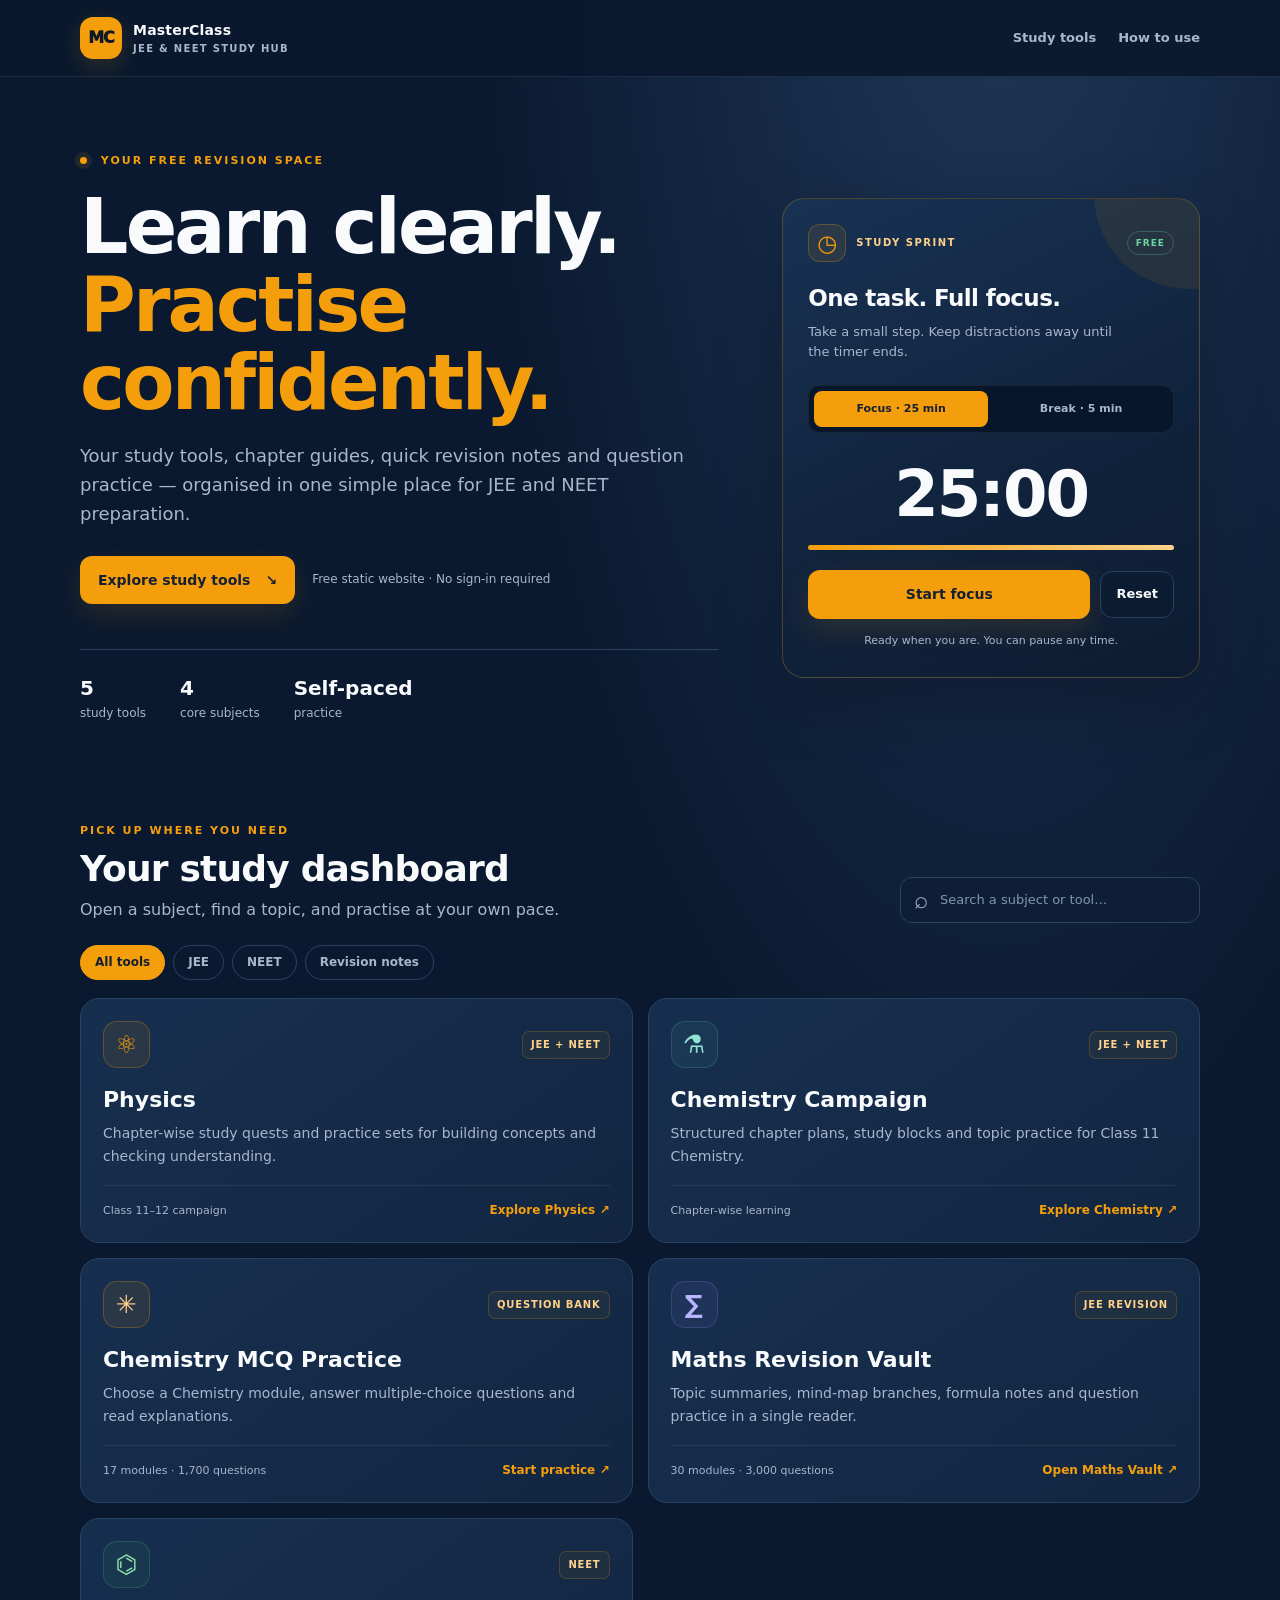
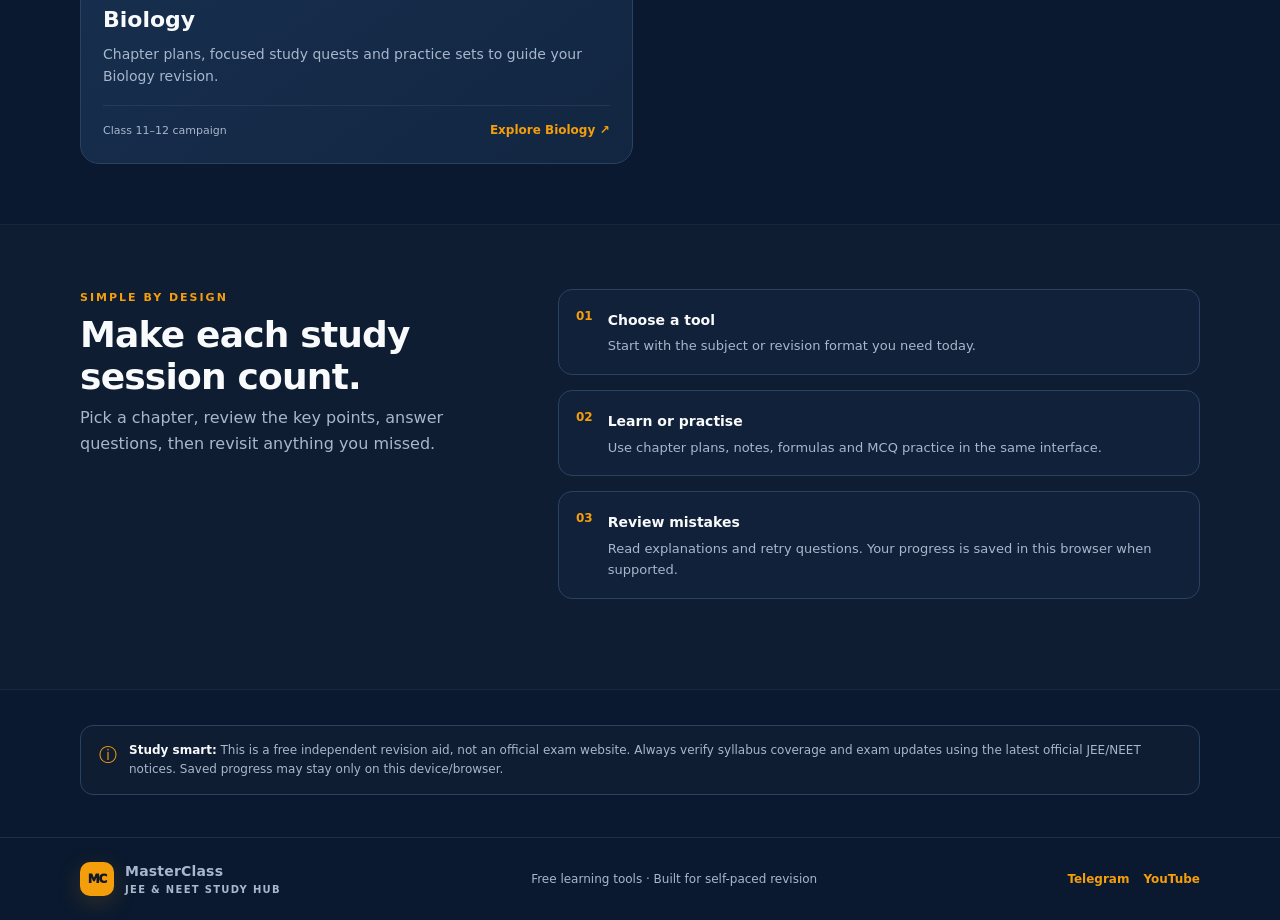
<file: index.html>
<!doctype html>
<html lang="en">
<head>
<meta charset="utf-8">
<meta name="viewport" content="width=device-width, initial-scale=1">
<meta name="theme-color" content="#0A192F">
<meta name="description" content="Free JEE and NEET study tools from MasterClass: chapter plans, revision notes, MCQ practice and a focus timer. No sign-in required.">
<meta property="og:title" content="MasterClass | Free JEE & NEET Study Hub">
<meta property="og:description" content="Learn clearly, practise confidently, and build a consistent study routine with free revision tools and a focus timer.">
<meta property="og:type" content="website">
<meta property="og:url" content="https://icse-cbse-10-12.github.io/jee-neet-prep/">
<title>JEE & NEET Study Hub | MasterClass</title>
<link rel="stylesheet" href="assets/styles.css">
</head>
<body>
<header class="site-header"><div class="container nav">
<a class="brand" href="./"><span class="brand-mark">MC</span><span><b>MasterClass</b><small>JEE & NEET STUDY HUB</small></span></a>
<nav aria-label="Main navigation"><a href="#subjects">Study tools</a><a href="#how">How to use</a></nav>
</div></header>
<main>
<section class="hero container">
<div class="hero-main">
<div class="eyebrow"><span class="pulse"></span> YOUR FREE REVISION SPACE</div>
<h1>Learn clearly.<br><span>Practise confidently.</span></h1>
<p class="hero-copy">Your study tools, chapter guides, quick revision notes and question practice — organised in one simple place for JEE and NEET preparation.</p>
<div class="hero-actions"><a class="btn btn-primary" href="#subjects">Explore study tools <span aria-hidden="true">↘</span></a><span class="micro-note">Free static website · No sign-in required</span></div>
<div class="hero-stats"><div><strong>5</strong><span>study tools</span></div><div><strong>4</strong><span>core subjects</span></div><div><strong>Self-paced</strong><span>practice</span></div></div>
</div>
<aside class="focus-card" aria-labelledby="focusTitle">
<div class="focus-card-top"><span class="focus-icon" aria-hidden="true">◷</span><span class="focus-label">STUDY SPRINT</span><span class="focus-free">FREE</span></div>
<h2 id="focusTitle">One task. Full focus.</h2>
<p class="focus-copy">Take a small step. Keep distractions away until the timer ends.</p>
<div class="timer-modes" role="group" aria-label="Timer duration"><button class="timer-mode active" type="button" data-minutes="25" aria-pressed="true">Focus · 25 min</button><button class="timer-mode" type="button" data-minutes="5" aria-pressed="false">Break · 5 min</button></div>
<div class="timer-face" id="timerDisplay" role="timer" aria-label="Time remaining">25:00</div>
<div class="timer-progress" aria-hidden="true"><span id="timerProgress"></span></div>
<div class="timer-controls"><button class="btn btn-primary" id="timerStart" type="button">Start focus</button><button class="timer-reset" id="timerReset" type="button">Reset</button></div>
<p class="timer-status" id="timerStatus" aria-live="polite">Ready when you are. You can pause any time.</p>
</aside>
</section>
<section class="section container" id="subjects">
<div class="section-heading"><div><div class="eyebrow">PICK UP WHERE YOU NEED</div><h2>Your study dashboard</h2><p>Open a subject, find a topic, and practise at your own pace.</p></div>
<label class="search-box"><span aria-hidden="true">⌕</span><input id="toolSearch" type="search" placeholder="Search a subject or tool…" aria-label="Search study tools"></label></div>
<div class="filter-row" role="group" aria-label="Filter study tools">
<button class="filter active" data-filter="all">All tools</button><button class="filter" data-filter="JEE">JEE</button><button class="filter" data-filter="NEET">NEET</button><button class="filter" data-filter="revision">Revision notes</button>
</div>
<div class="tool-grid" id="toolGrid">
<a class="tool-card" data-tags="JEE NEET physics campaign revision" href="study.html?subject=physics">
<div class="card-top"><span class="subject-icon physics">⚛</span><span class="tag">JEE + NEET</span></div><h3>Physics</h3><p>Chapter-wise study quests and practice sets for building concepts and checking understanding.</p><div class="card-foot"><span>Class 11–12 campaign</span><b>Explore Physics ↗</b></div></a>
<a class="tool-card" data-tags="JEE NEET chemistry campaign revision" href="study.html?subject=chemistry-campaign">
<div class="card-top"><span class="subject-icon chemistry">⚗</span><span class="tag">JEE + NEET</span></div><h3>Chemistry Campaign</h3><p>Structured chapter plans, study blocks and topic practice for Class 11 Chemistry.</p><div class="card-foot"><span>Chapter-wise learning</span><b>Explore Chemistry ↗</b></div></a>
<a class="tool-card" data-tags="JEE NEET chemistry mcq question practice" href="study.html?subject=chemistry-mcqs">
<div class="card-top"><span class="subject-icon practice">✳</span><span class="tag">QUESTION BANK</span></div><h3>Chemistry MCQ Practice</h3><p>Choose a Chemistry module, answer multiple-choice questions and read explanations.</p><div class="card-foot"><span>17 modules · 1,700 questions</span><b>Start practice ↗</b></div></a>
<a class="tool-card" data-tags="JEE maths mathematics revision notes formulas" href="study.html?subject=maths">
<div class="card-top"><span class="subject-icon maths">∑</span><span class="tag">JEE REVISION</span></div><h3>Maths Revision Vault</h3><p>Topic summaries, mind-map branches, formula notes and question practice in a single reader.</p><div class="card-foot"><span>30 modules · 3,000 questions</span><b>Open Maths Vault ↗</b></div></a>
<a class="tool-card" data-tags="NEET biology campaign revision" href="study.html?subject=biology">
<div class="card-top"><span class="subject-icon biology">⌬</span><span class="tag">NEET</span></div><h3>Biology</h3><p>Chapter plans, focused study quests and practice sets to guide your Biology revision.</p><div class="card-foot"><span>Class 11–12 campaign</span><b>Explore Biology ↗</b></div></a>
<div class="empty-state" id="emptyState" hidden>No tools match that search. Try another keyword.</div>
</div>
</section>
<section class="section how-section" id="how"><div class="container how-grid"><div><div class="eyebrow">SIMPLE BY DESIGN</div><h2>Make each study session count.</h2><p class="muted">Pick a chapter, review the key points, answer questions, then revisit anything you missed.</p></div><div class="steps"><article><span>01</span><div><b>Choose a tool</b><p>Start with the subject or revision format you need today.</p></div></article><article><span>02</span><div><b>Learn or practise</b><p>Use chapter plans, notes, formulas and MCQ practice in the same interface.</p></div></article><article><span>03</span><div><b>Review mistakes</b><p>Read explanations and retry questions. Your progress is saved in this browser when supported.</p></div></article></div></div></section>
<section class="container disclaimer"><span aria-hidden="true">ⓘ</span><p><b>Study smart:</b> This is a free independent revision aid, not an official exam website. Always verify syllabus coverage and exam updates using the latest official JEE/NEET notices. Saved progress may stay only on this device/browser.</p></section>
</main>
<footer class="site-footer"><div class="container footer-inner"><a class="brand footer-brand" href="./"><span class="brand-mark">MC</span><span><b>MasterClass</b><small>JEE & NEET STUDY HUB</small></span></a><span>Free learning tools · Built for self-paced revision</span><div class="social-links"><a href="https://t.me/masterclass11nd12" target="_blank" rel="noopener noreferrer">Telegram</a><a href="https://www.youtube.com/@MasterClass11and12" target="_blank" rel="noopener noreferrer">YouTube</a></div></div></footer>
<script>
const search=document.querySelector('#toolSearch'), cards=[...document.querySelectorAll('.tool-card')], filters=[...document.querySelectorAll('.filter')], empty=document.querySelector('#emptyState');
let active='all';
function filterCards(){let count=0;const q=search.value.trim().toLowerCase();cards.forEach(card=>{const tags=card.dataset.tags.toLowerCase(),txt=card.innerText.toLowerCase();const passFilter=active==='all'||tags.includes(active.toLowerCase());const passSearch=!q||txt.includes(q)||tags.includes(q);card.hidden=!(passFilter&&passSearch);if(!card.hidden)count++;});empty.hidden=count>0;}
search.addEventListener('input',filterCards);
filters.forEach(btn=>btn.addEventListener('click',()=>{active=btn.dataset.filter;filters.forEach(b=>b.classList.toggle('active',b===btn));filterCards();}));
</script>
<script src="assets/home.js" defer></script>
</body></html>
</file>
<file: assets/styles.css>
/* MasterClass JEE/NEET Study Hub — original responsive interface */
:root{color-scheme:dark;--navy:#0A192F;--navy2:#0e203b;--panel:#122641;--panel2:#172f4f;--amber:#F59E0B;--amber2:#ffd18a;--white:#f8fafc;--muted:#a8b7cc;--line:#2a4261;--good:#69d6a1;--bad:#ff9b9b;--shadow:0 16px 48px #0003}
*{box-sizing:border-box}html{scroll-behavior:smooth}body{margin:0;background:radial-gradient(ellipse at 78% -10%,#20395b 0,transparent 38%),var(--navy);color:var(--white);font:16px/1.6 Inter,ui-sans-serif,system-ui,-apple-system,"Segoe UI",sans-serif}a{color:inherit}button,input{font:inherit}button{cursor:pointer}button:focus-visible,a:focus-visible,input:focus-visible{outline:2px solid var(--amber);outline-offset:3px}.container{width:min(1120px,92%);margin-inline:auto}.site-header{border-bottom:1px solid #ffffff17;background:#0a192fe8;backdrop-filter:blur(12px)}.nav{display:flex;align-items:center;justify-content:space-between;gap:20px;padding:17px 0}.brand{display:flex;align-items:center;gap:11px;text-decoration:none}.brand-mark{display:grid;place-items:center;width:42px;height:42px;border-radius:13px;background:var(--amber);color:#111827;font-weight:950;letter-spacing:-1px;box-shadow:0 7px 24px #f59e0b2b}.brand b{display:block;font-size:14px;letter-spacing:.2px}.brand small{display:block;font-size:10px;letter-spacing:1.3px;color:var(--muted);font-weight:750}.nav nav{display:flex;gap:22px}.nav nav a,.back-link{color:var(--muted);text-decoration:none;font-size:13px;font-weight:700}.nav nav a:hover,.back-link:hover{color:var(--amber)}
.hero{padding:75px 0 65px}.eyebrow{font-size:11px;letter-spacing:2px;font-weight:850;color:var(--amber);text-transform:uppercase}.pulse{display:inline-block;width:7px;height:7px;border-radius:50%;background:var(--amber);box-shadow:0 0 0 5px #f59e0b19;margin-right:8px}.hero h1{font-size:clamp(42px,7vw,76px);line-height:1.03;letter-spacing:-2.8px;margin:18px 0 20px}.hero h1 span{color:var(--amber)}.hero-copy{max-width:660px;color:var(--muted);font-size:18px}.hero-actions{display:flex;align-items:center;flex-wrap:wrap;gap:17px;margin-top:27px}.btn{display:inline-flex;align-items:center;gap:15px;text-decoration:none;border-radius:12px;padding:13px 18px;font-weight:850;font-size:14px}.btn-primary{background:var(--amber);color:#172033;box-shadow:0 10px 30px #f59e0b22}.btn-primary:hover{background:#ffbf4b;transform:translateY(-1px)}.micro-note{color:var(--muted);font-size:12px}.hero-stats{display:flex;gap:34px;flex-wrap:wrap;border-top:1px solid var(--line);margin-top:45px;padding-top:22px}.hero-stats div{display:flex;flex-direction:column}.hero-stats strong{font-size:20px}.hero-stats span{color:var(--muted);font-size:12px}
.section{padding:34px 0 60px}.section-heading{display:flex;align-items:end;justify-content:space-between;gap:20px;margin-bottom:22px}.section h2,.how-grid h2{font-size:clamp(26px,4vw,36px);letter-spacing:-.8px;line-height:1.15;margin:8px 0}.section-heading p,.how-grid p{color:var(--muted);margin:7px 0 0}.search-box{display:flex;align-items:center;gap:10px;border:1px solid var(--line);border-radius:12px;padding:0 13px;background:#0d1e36;min-width:min(300px,100%);height:46px;color:var(--muted)}.search-box span{font-size:24px;line-height:1}.search-box input{width:100%;border:0;outline:0;background:transparent;color:var(--white);font-size:13px}.search-box input::placeholder{color:#8296b0}.filter-row{display:flex;gap:8px;flex-wrap:wrap;margin:18px 0}.filter,.view-btn{border:1px solid var(--line);border-radius:999px;padding:7px 14px;color:var(--muted);background:transparent;font-size:12px;font-weight:800}.filter.active,.view-btn.active{background:var(--amber);border-color:var(--amber);color:#142033}.tool-grid{display:grid;grid-template-columns:repeat(2,minmax(0,1fr));gap:15px}.tool-card{display:flex;flex-direction:column;min-height:230px;padding:22px;border-radius:19px;border:1px solid var(--line);background:linear-gradient(145deg,var(--panel2),var(--panel));text-decoration:none;transition:transform .18s,border-color .18s,box-shadow .18s}.tool-card:hover{transform:translateY(-3px);border-color:#b98128;box-shadow:var(--shadow)}.card-top{display:flex;justify-content:space-between;align-items:center;gap:12px}.subject-icon{width:47px;height:47px;display:grid;place-items:center;border-radius:14px;font-size:25px;font-weight:800;background:#f59e0b17;color:var(--amber);border:1px solid #f59e0b40}.subject-icon.chemistry{color:#8ee4d0;background:#55c9ad12;border-color:#55c9ad35}.subject-icon.maths{color:#b9b5ff;background:#938bff12;border-color:#938bff35}.subject-icon.biology{color:#93e6ac;background:#4bc97712;border-color:#4bc97735}.subject-icon.practice{color:#ffd08a}.tag{font-size:10px;letter-spacing:.8px;font-weight:850;color:var(--amber2);border:1px solid #f59e0b35;background:#f59e0b0c;padding:5px 8px;border-radius:7px}.tool-card h3{font-size:22px;margin:14px 0 5px}.tool-card p{color:var(--muted);font-size:14px;margin:0 0 18px}.card-foot{display:flex;justify-content:space-between;align-items:center;gap:12px;flex-wrap:wrap;margin-top:auto;padding-top:15px;border-top:1px solid #ffffff12;color:var(--muted);font-size:11px}.card-foot b{color:var(--amber);font-size:12px}.empty-state{grid-column:1/-1;padding:30px;text-align:center;color:var(--muted);border:1px dashed var(--line);border-radius:14px}
.how-section{background:#ffffff04;border-top:1px solid #ffffff0b;border-bottom:1px solid #ffffff0b}.how-grid{display:grid;grid-template-columns:.8fr 1.2fr;gap:50px;padding:30px 0}.muted{color:var(--muted)}.steps{display:grid;gap:15px}.steps article{display:flex;gap:15px;padding:17px;border:1px solid var(--line);background:#12264180;border-radius:14px}.steps article>span{color:var(--amber);font-size:12px;font-weight:900}.steps b{font-size:14px}.steps p{font-size:13px;margin:4px 0 0}.disclaimer{display:flex;gap:12px;align-items:start;margin-top:35px;margin-bottom:42px;padding:15px 18px;border:1px solid var(--line);border-radius:13px;color:var(--muted);font-size:12px;background:#ffffff04}.disclaimer>span{color:var(--amber);font-size:18px}.disclaimer p{margin:0}.disclaimer b{color:var(--white)}.site-footer{border-top:1px solid #ffffff17;padding:22px 0;color:var(--muted);font-size:12px}.footer-inner{display:flex;justify-content:space-between;align-items:center;gap:18px;flex-wrap:wrap}.footer-brand .brand-mark{width:34px;height:34px;border-radius:10px;font-size:12px}.footer-inner>a:not(.brand){text-decoration:none;color:var(--amber)}
/* Study interface */
.study-main{min-height:70vh;padding-bottom:55px}.study-intro{padding:42px 0 22px}.study-intro h1{font-size:clamp(32px,5vw,49px);letter-spacing:-1.4px;line-height:1.1;margin:8px 0}.study-intro p{margin:8px 0;max-width:750px}.study-controls{display:flex;align-items:center;justify-content:space-between;gap:12px;flex-wrap:wrap;border-bottom:1px solid var(--line);padding:10px 0 18px}.view-switch{display:flex;gap:7px}.view-btn{border-radius:10px}.status-line{color:var(--muted);font-size:12px;padding:14px 0}.content-grid{display:grid;grid-template-columns:repeat(2,minmax(0,1fr));gap:13px}.resource-card{background:linear-gradient(145deg,var(--panel2),var(--panel));border:1px solid var(--line);border-radius:15px;padding:18px;min-width:0}.resource-card h3{font-size:17px;line-height:1.3;margin:7px 0}.resource-card p{font-size:13px;color:var(--muted);margin:7px 0}.resource-top{display:flex;align-items:center;justify-content:space-between;gap:10px}.small-tag{font-size:10px;color:var(--amber2);text-transform:uppercase;letter-spacing:.8px;font-weight:850}.resource-actions{display:flex;gap:8px;flex-wrap:wrap;margin-top:14px}.small-btn{border:1px solid var(--line);border-radius:9px;background:#0c1d34;color:var(--white);padding:8px 11px;font-size:12px;font-weight:800}.small-btn.primary{background:var(--amber);color:#162033;border-color:var(--amber)}.small-btn:hover{border-color:var(--amber)}.quest-list{display:grid;gap:8px;margin-top:13px}.quest{padding:11px 12px;border-radius:10px;background:#091a2f80;border:1px solid #ffffff0d;display:flex;gap:10px;align-items:start}.quest input{margin-top:5px;accent-color:var(--amber)}.quest b{font-size:12px;display:block}.quest small{color:var(--muted);font-size:11px;display:block;margin-top:3px}.quest.done{opacity:.7}.quest.done b{text-decoration:line-through}.loading-panel,.empty-panel{padding:30px;border:1px dashed var(--line);border-radius:14px;color:var(--muted);text-align:center}.content-section{margin:20px 0 30px}.content-section h2{font-size:22px;margin:8px 0 14px}.note-block{padding:15px 17px;border:1px solid var(--line);border-radius:12px;background:#ffffff04;margin:10px 0}.note-block h4{margin:0 0 8px;font-size:14px;color:var(--amber2)}.note-block ul{padding-left:19px;margin:0}.note-block li{font-size:13px;color:#d7e1ef;margin:6px 0;overflow-wrap:anywhere}.branch-grid{display:grid;grid-template-columns:repeat(2,minmax(0,1fr));gap:10px}.branch{border:1px solid var(--line);border-radius:12px;padding:14px;background:#ffffff04}.branch h4{margin:0 0 8px;font-size:13px}.branch ul{margin:0;padding-left:17px}.branch li{font-size:12px;color:var(--muted);margin:5px 0}.quiz-panel{max-width:800px;margin:12px auto 40px;background:linear-gradient(145deg,var(--panel2),var(--panel));border:1px solid var(--line);border-radius:18px;padding:clamp(18px,4vw,30px);box-shadow:var(--shadow)}.quiz-meta{display:flex;justify-content:space-between;gap:10px;flex-wrap:wrap;color:var(--muted);font-size:12px}.quiz-progress{height:5px;border-radius:20px;background:#ffffff12;overflow:hidden;margin:15px 0 24px}.quiz-progress span{display:block;height:100%;background:var(--amber);width:0;transition:width .2s}.quiz-question{font-size:clamp(18px,3vw,24px);line-height:1.4;margin:0 0 20px;overflow-wrap:anywhere}.option-list{display:grid;gap:9px}.option{display:flex;gap:10px;text-align:left;width:100%;padding:12px 14px;border:1px solid var(--line);border-radius:11px;background:#091a2f80;color:var(--white);font-size:14px;line-height:1.45}.option:hover:not(:disabled){border-color:var(--amber)}.option .letter{flex:0 0 25px;width:25px;height:25px;display:grid;place-items:center;border-radius:7px;background:#ffffff0b;color:var(--amber2);font-size:11px;font-weight:900}.option.correct{border-color:#4db987;background:#1b604422}.option.wrong{border-color:#ff8181;background:#8f272222}.option:disabled{cursor:default}.explanation{margin-top:15px;padding:14px;border-radius:11px;background:#08182b;border:1px solid var(--line);font-size:13px;color:#d6e2f0}.explanation strong{display:block;color:var(--amber2);margin-bottom:4px}.quiz-bottom{display:flex;align-items:center;justify-content:space-between;gap:12px;flex-wrap:wrap;margin-top:18px}.quiz-result{text-align:center;padding:20px 0}.quiz-result .score{font-size:46px;font-weight:900;color:var(--amber)}.quiz-result p{color:var(--muted)}.empty-state[hidden],.tool-card[hidden]{display:none!important}
@media(max-width:720px){.section-heading{align-items:stretch;flex-direction:column}.search-box{min-width:0;width:100%}.tool-grid,.content-grid{grid-template-columns:1fr}.how-grid{grid-template-columns:1fr;gap:25px}.hero{padding:52px 0 45px}.hero h1{letter-spacing:-1.7px}.nav nav{gap:12px}.nav nav a{font-size:11px}.branch-grid{grid-template-columns:1fr}.study-controls .search-box{flex:1 1 100%}.study-controls{align-items:stretch}.view-switch{width:100%}.view-btn{flex:1}.footer-inner{align-items:start;flex-direction:column}}
@media(prefers-reduced-motion:reduce){*,*::before,*::after{scroll-behavior:auto!important;transition:none!important}}

/* Rich Markdown and LaTeX inside practice questions */
.quiz-question > :first-child{margin-top:0}.quiz-question > :last-child{margin-bottom:0}.quiz-question h1,.quiz-question h2,.quiz-question h3{font:inherit;letter-spacing:inherit;line-height:inherit;margin:0 0 10px}.quiz-question p{margin:0 0 10px}.quiz-question p:last-child{margin-bottom:0}.option .option-text p{margin:0}.option .option-text p+p{margin-top:6px}.option .option-text ul,.option .option-text ol{margin:6px 0;padding-left:20px}.explanation-body p{margin:6px 0 0}.explanation-body p:first-child{margin-top:0}

/* Keep long MathJax equations usable on narrow screens. */
.quiz-question mjx-container[display="true"],.option-text mjx-container[display="true"],.explanation-body mjx-container[display="true"]{display:block;max-width:100%;overflow-x:auto;overflow-y:hidden;padding:2px 0}

/* MasterClass social links */
.social-links{display:flex;align-items:center;gap:14px;flex-wrap:wrap}.social-links a{color:var(--amber);text-decoration:none;font-size:12px;font-weight:800}.social-links a:hover{text-decoration:underline}

/* Focus timer + hero dashboard */
.hero{display:grid;grid-template-columns:minmax(0,1.1fr) minmax(290px,.72fr);align-items:center;gap:clamp(28px,5vw,70px)}
.hero-main{min-width:0}
.focus-card{position:relative;overflow:hidden;padding:25px;border:1px solid #f59e0b45;border-radius:22px;background:linear-gradient(155deg,#183253 0%,#10223b 62%,#0d1c32 100%);box-shadow:0 24px 70px #0003}
.focus-card:before{content:"";position:absolute;width:190px;height:190px;border-radius:50%;right:-85px;top:-100px;background:#f59e0b14;pointer-events:none}
.focus-card-top{display:flex;align-items:center;gap:10px;position:relative}
.focus-icon{display:grid;place-items:center;width:38px;height:38px;border:1px solid #f59e0b45;background:#f59e0b16;color:var(--amber);border-radius:12px;font-size:23px}
.focus-label{font-size:10px;letter-spacing:1.5px;font-weight:900;color:var(--amber2)}
.focus-free{margin-left:auto;font-size:9px;font-weight:900;letter-spacing:1px;color:var(--good);border:1px solid #69d6a14a;border-radius:99px;padding:4px 8px}
.focus-card h2{font-size:23px;letter-spacing:-.6px;margin:18px 0 5px}
.focus-copy{font-size:13px;color:var(--muted);margin:0;max-width:310px}
.timer-modes{display:grid;grid-template-columns:1fr 1fr;gap:6px;padding:5px;background:#07162a;border:1px solid #ffffff10;border-radius:12px;margin:22px 0 10px}
.timer-mode{border:0;border-radius:8px;padding:9px 5px;background:transparent;color:var(--muted);font-size:11px;font-weight:850}
.timer-mode.active{background:#f59e0b;color:#172033}
.timer-face{font-variant-numeric:tabular-nums;text-align:center;font-size:clamp(47px,5vw,65px);font-weight:900;letter-spacing:-2px;line-height:1.35;padding:8px 0;color:var(--white)}
.timer-progress{height:5px;border-radius:20px;background:#ffffff13;overflow:hidden}
.timer-progress span{display:block;height:100%;width:100%;background:linear-gradient(90deg,var(--amber),var(--amber2));transition:width .25s linear}
.timer-controls{display:flex;align-items:center;gap:10px;margin-top:20px}
.timer-controls .btn{flex:1;justify-content:center;border:0}
.timer-reset{border:1px solid var(--line);border-radius:12px;padding:12px 15px;background:#091a2f80;color:var(--white);font-weight:800;font-size:13px}
.timer-reset:hover{border-color:var(--amber)}
.timer-status{min-height:20px;margin:13px 0 0;text-align:center;font-size:11px;color:var(--muted)}
@media(max-width:820px){.hero{grid-template-columns:1fr;gap:28px}.focus-card{max-width:520px;width:100%;margin-inline:auto}.hero-stats{margin-top:32px}}
@media(max-width:420px){.focus-card{padding:19px}.timer-face{font-size:52px}.timer-mode{font-size:10px}.timer-controls .btn{padding:12px 10px}}
</file>
